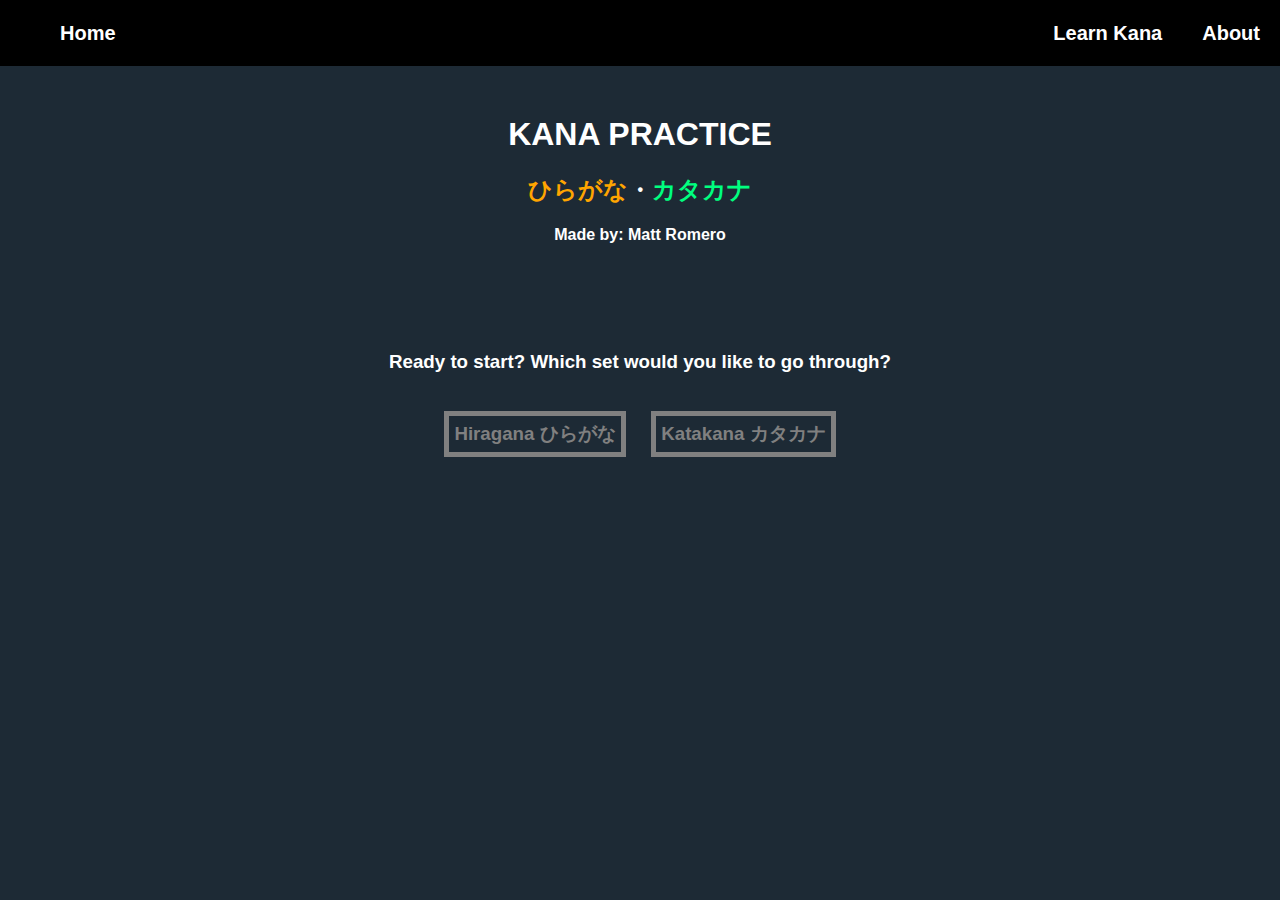
<file: index.html>
﻿<!DOCTYPE html>

<html lang="en" xmlns="http://www.w3.org/1999/xhtml">
<head>
    <title>Japanese Kana Test</title>
    <link href="CSS/main.css" rel="stylesheet" type="text/css" />
    <meta charset="utf-8">
    
</head>

<body>



    <header id="nav-wrapper">
        <nav class="header" id="nav">
            <div class="nav-left">
                <ul class="nav-content-left">
                    <li class="nav-item"><a href="index.html">Home</a></li>
                </ul>

            </div>


            <div class="nav-right">
                <ul class="nav-content-right">
                    <li class="nav-item"><a href="learn.html">Learn Kana</a></li>
                    <li class="nav-item"><a href="about.html">About</a></li>
                </ul>
            </div>
        </nav>
    </header>


    <section class="title">
        <!--
        <script>displayQuestion();</script>
        -->
        <div class="box-main">
            <h1>KANA PRACTICE</h1>
            <h2><span id="titleHiragana">ひらがな</span>・<span id="titleKatakana">カタカナ</span></h2>
            <p>Made by: Matt Romero</p>
        </div>
    </section>


    <div class="start-button" id="start-button-id">
        <h3>Ready to start? Which set would you like to go through?</h3>
        <div class="hiraganaList" id="quizChoice">
            <h3 onclick="displayHiraganaQuiz()" id="indexHiraganaButton">Hiragana ひらがな</h3>
            <span class="choiceSpan"></span>
            <h3 onclick="displayKatakanaQuiz()" id="indexKatakanaButton">Katakana  カタカナ</h3>

        </div>
        <div class="katakanaList" id="katakanaQuizList">
            <input id="selection" class="selection" type="button" value="Vowels" onclick="displayKatakanaVowel()" />
            <br />
            <input id="selection" type="button" value="K-Line" onclick="displayKatakanaK()" />
            <input id="selection" type="button" value="G-line" onclick="displayKatakanaG()" />
            <br />
            <input id="selection" type="button" value="S-Line" onclick="displayKatakanaS()" />

            <input id="selection" type="button" value="Z-Line" onclick="displayKatakanaZ()" />
            <br />
            <input id="selection" type="button" value="T-Line" onclick="displayKatakanaT()" />
            <input id="selection" type="button" value="D-Line" onclick="displayKatakanaD()" />
            <br />
            <input id="selection" type="button" value="N-Line" onclick="displayKatakanaN()" />
            <input id="selection" type="button" value="M-Line" onclick="displayKatakanaM()" />
            <br />

            <input id="selection" type="button" value="H-Line" onclick="displayKatakanaH()" />
            <input id="selection" type="button" value="B-Line" onclick="displayKatakanaB()" />
            <br />

            <input id="selection" type="button" value="P-Line" onclick="displayKatakanaP()" />
            <input id="selection" type="button" value="Y-Line" onclick="displayKatakanaY()" />
            <br />
            <input id="selection" type="button" value="R-Line" onclick="displayKatakanaR()" />
            <input id="selection" type="button" value="W-Line" onclick="displayKatakanaW()" />
            <br />
            <input id="selection" type="button" value="Nasal-Line" onclick="displayKatakanaNasal()" />

        </div>
        <div id="quizList">
            <input id="selection" type="button" value="Vowels" onclick="displayQuestionVowel()" />
            <br />
            <input id="selection" type="button" value="K-Line" onclick="displayQuestionK()" />
            <input id="selection" type="button" value="G-line" onclick="displayQuestionG()" />
            <br />
            <input id="selection" type="button" value="S-Line" onclick="displayQuestionS()" />

            <input id="selection" type="button" value="Z-Line" onclick="displayQuestionZ()" />
            <br />
            <input id="selection" type="button" value="T-Line" onclick="displayQuestionT()" />
            <input id="selection" type="button" value="D-Line" onclick="displayQuestionD()" />
            <br />
            <input id="selection" type="button" value="N-Line" onclick="displayQuestionN()" />
            <input id="selection" type="button" value="M-Line" onclick="displayQuestionM()" />
            <br />

            <input id="selection" type="button" value="H-Line" onclick="displayQuestionH()" />
            <input id="selection" type="button" value="B-Line" onclick="displayQuestionB()" />
            <br />

            <input id="selection" type="button" value="P-Line" onclick="displayQuestionP()" />
            <input id="selection" type="button" value="Y-Line" onclick="displayQuestionY()" />
            <br />
            <input id="selection" type="button" value="R-Line" onclick="displayQuestionR()" />
            <input id="selection" type="button" value="W-Line" onclick="displayQuestionW()" />
            <br />
            <input id="selection" type="button" value="Nasal-Line" onclick="displayQuestionNasal()" />
        </div>

    </div>

    <!-- Asks question-->
    <div class="question">
        <p id="question"></p>
    </div>



    <div id="answer-form">
        <form id="form1">
            <label for="answer-box">What is this kana?</label><br>
            <input type="text" autocomplete="off" id="answer" value=""><br><br>
            <input class="quizButtons" type="button" value="Submit" onclick="displayResult()" />
        </form>
    </div>



    <!-- Results block-->
    <div id="results">
        <form id="continue">
            <p id="result"></p>
            <p id="test"></p>
            <input class="quizButtons" type="button" value="Continue" onclick="displayQuestion()" />
        </form>
    </div>

   





    <!--<script type="text/javascript" src="Javascript/scripts.js"></script> -->
    <script type="text/javascript" src="Javascript/testScript.js"></script>
    <script type="text/javascript" src="Javascript/testScript.js"></script>
</body>
</html>
</file>
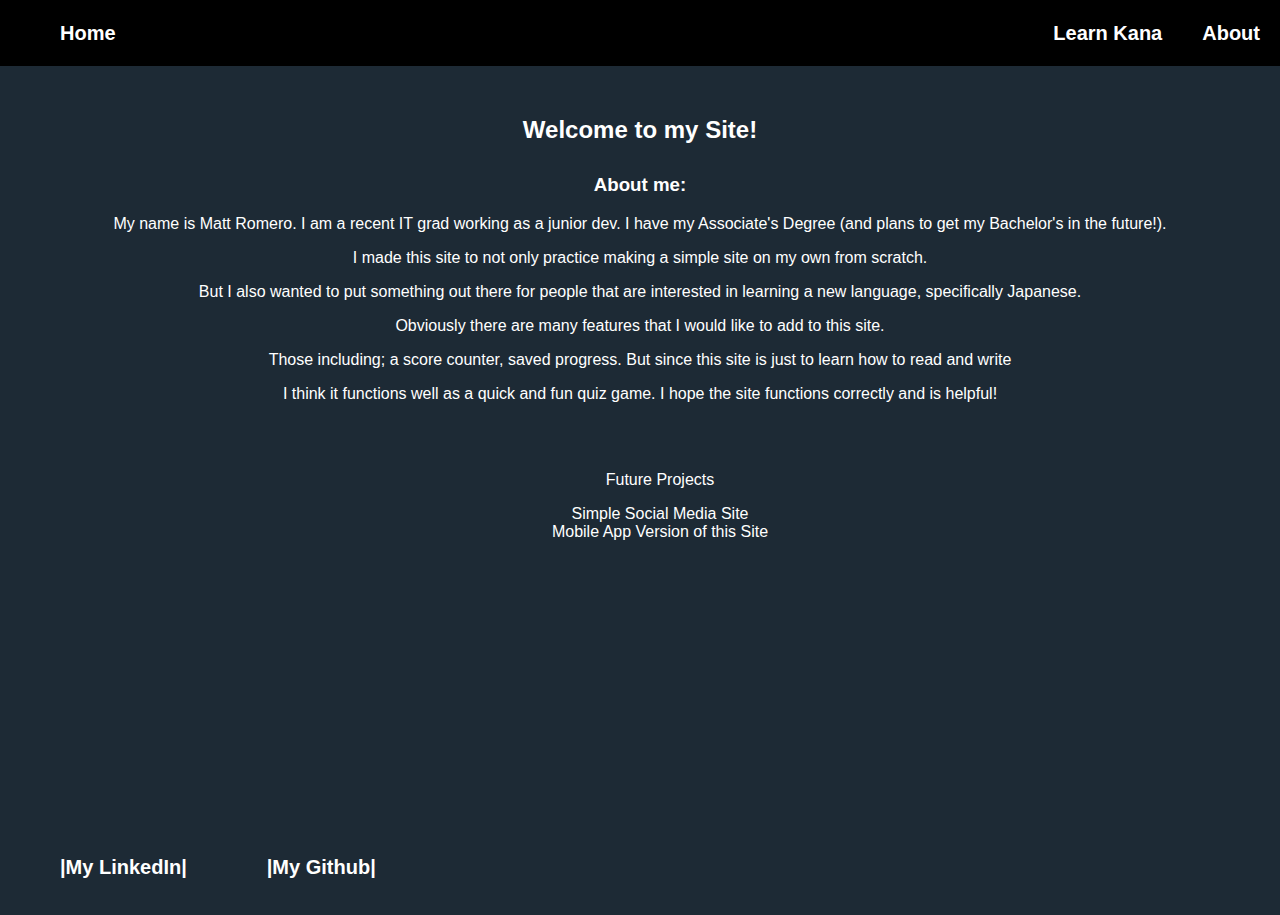
<file: about.html>
﻿<!DOCTYPE html>

<html lang="en" xmlns="http://www.w3.org/1999/xhtml">
<head>
    <title>Japanese Kana Test</title>
    <link href="CSS/main.css" rel="stylesheet" type="text/css" />
    <meta charset="utf-8">
    
</head>

<body>



<header id="nav-wrapper">
    <nav class="header" id="nav">
      <div class="nav-left">
       <ul class="nav-content-left">
        <li class="nav-item"><a href="index.html">Home</a></li>
       </ul>            
      
      </div>


      <div class="nav-right">
      <ul class="nav-content-right">
        <li class="nav-item"><a href="learn.html">Learn Kana</a></li>
        <li class="nav-item"><a href="about.html">About</a></li>
      </ul>
      </div>
    </nav>
 </header>


<section class="title">
    <!--
    <script>displayQuestion();</script>

    <div class="box-main">
        <h1>KANA PRACTICE</h1>
        <h2>ひらがな・カタカナ</h2>
        <p>Made by: Matt Romero</p>
    </div>
        -->
</section>


    <div id="learn-content">
        <h2 class="aboutTitle">Welcome to my Site!</h2>
        <div id="learn-paragraph">
            

            <div id="aboutBlockLeft">
                <h3>About me:</h3>
                <section>
                    <p>My name is Matt Romero. I am a recent IT grad working as a junior dev. I have my Associate's Degree &#40and plans to get my Bachelor&#39s in the future!&#41.</p>
                    <p>I made this site to not only practice making a simple site on my own from scratch.</p>
                    <p>But I also wanted to put something out there for people that are interested in learning a new language, specifically Japanese.</p>
                    <p>Obviously there are many features that I would like to add to this site.</p>
                    <p>Those including; a score counter, saved progress. But since this site is just to learn how to read and write </p>
                    <p>I think it functions well as a quick and fun quiz game. I hope the site functions correctly and is helpful!</p>
                </section>
                    

                    <br />
                    <br />
                    
                    <span>
                        
                        <ul id="projectList">
                            <p>Future Projects</p>
                            <li>Simple Social Media Site</li>
                            <li>Mobile App Version of this Site </li>
                        </ul>
                    </span>

            </div>

           
            <br>
            <br>
            

        </div>
    </div>

    



    <!--<script type="text/javascript" src="Javascript/scripts.js"></script> -->
    <script type="text/javascript" src="Javascript/testScript.js"></script>
    <script type="text/javascript" src="Javascript/testScript.js"></script>
</body>
<footer>

    
    <nav class="pinButton1" id="nav">
        
        <div id="footer-left" class="nav-left">            
            <ul class="nav-content-left">               
                <li class="nav-item"><a href="https://www.linkedin.com/in/matthew-romero-189b25171?lipi=urn%3Ali%3Apage%3Ad_flagship3_profile_view_base_contact_details%3BM3CopnSJRPWHkQS8Rbj2Dw%3D%3D">|My LinkedIn|</a></li>
            </ul>

        </div>


        <div id="footer-right" class="nav-right">
            <ul class="nav-content-right">
                <li class="nav-item"><a href="https://github.com/Matt-Romero">|My Github|</a></li>
                
            </ul>
        </div>
    </nav>
</footer>
</html>
</file>
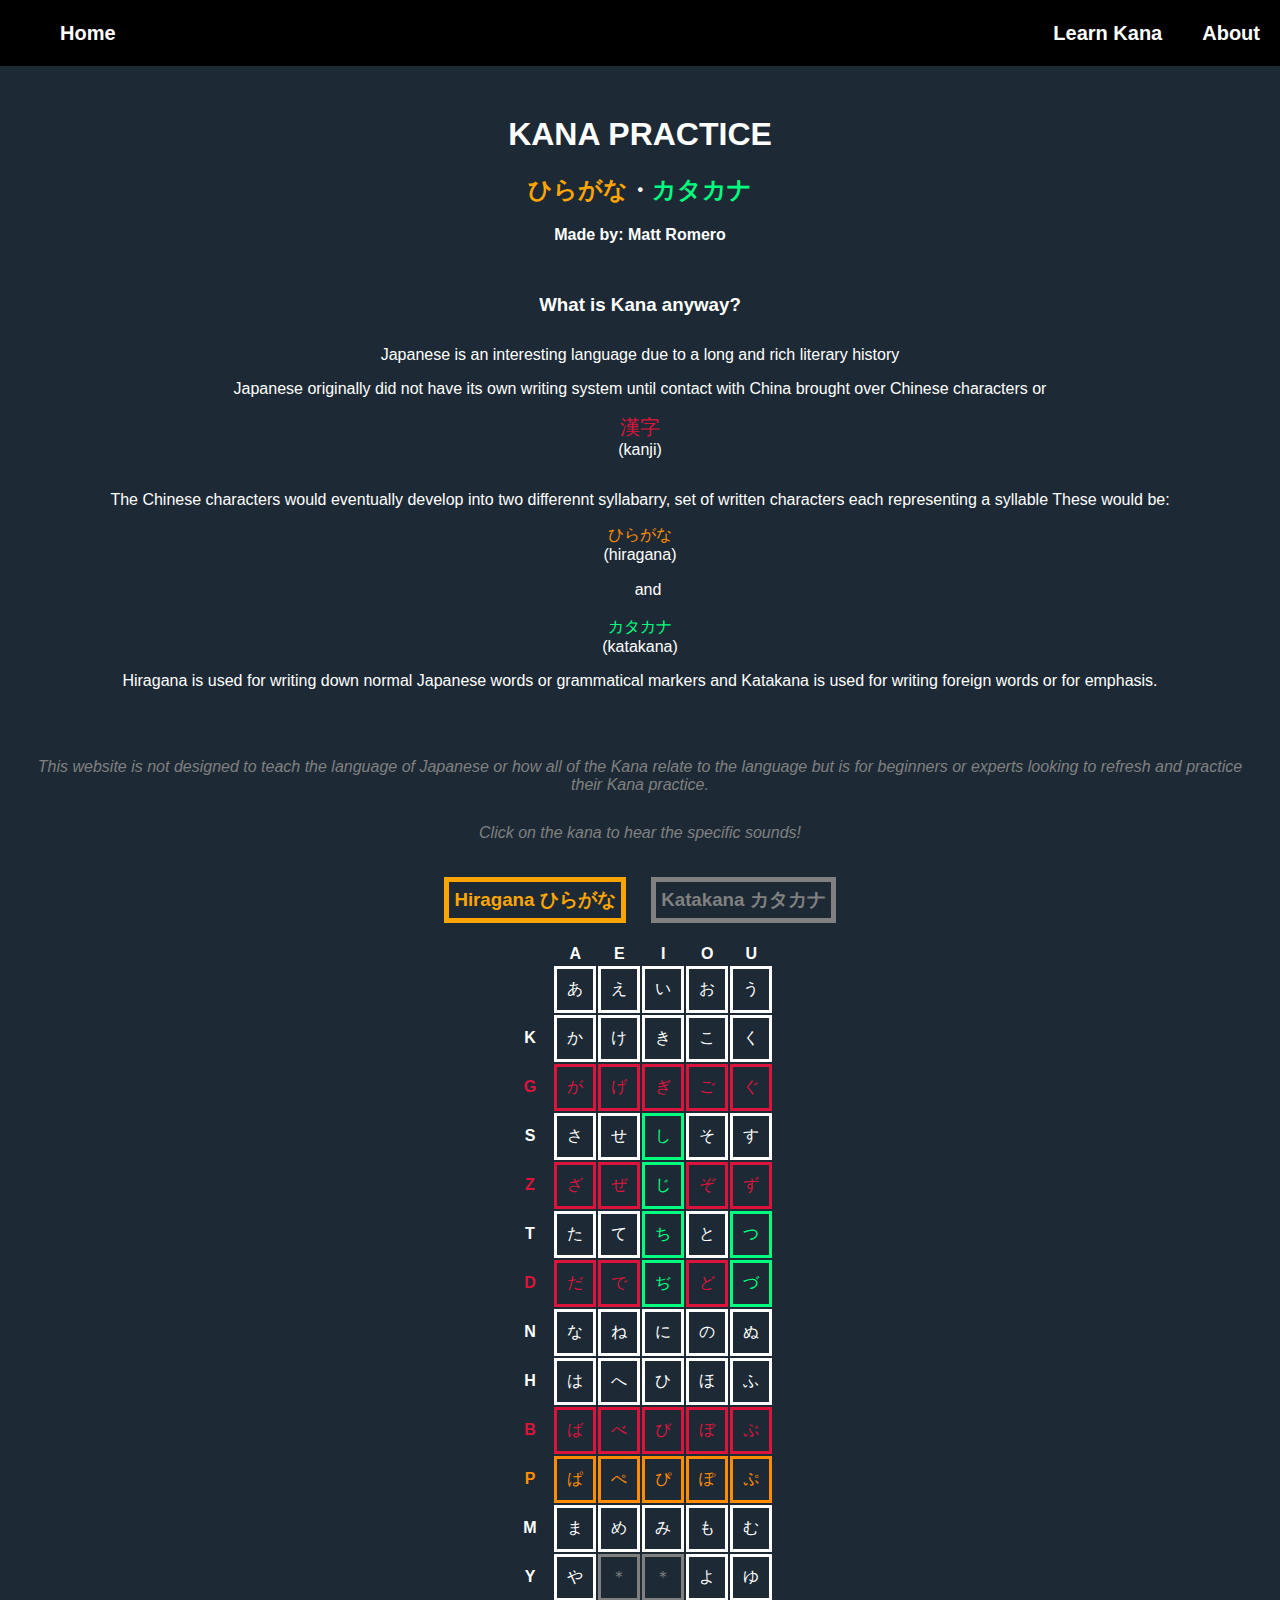
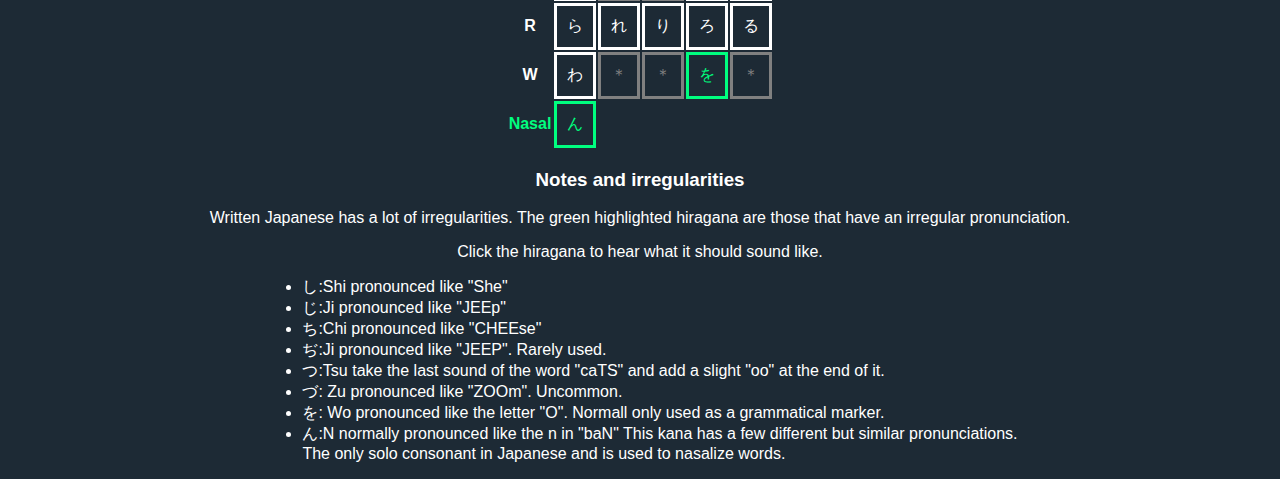
<file: learn.html>
﻿<!DOCTYPE html>

<html lang="en" xmlns="http://www.w3.org/1999/xhtml">
<head>
    <title>Japanese Kana Test</title>
    <link href="CSS/main.css" rel="stylesheet" type="text/css" />
    <meta charset="utf-8">

</head>

<body>
    <header id="nav-wrapper">
        <nav class="header" id="nav">
            <div class="nav-left">
                <ul class="nav-content-left">
                    <li class="nav-item"><a href="index.html">Home</a></li>
                </ul>

            </div>


            <div class="nav-right">
                <ul class="nav-content-right">
                    <li class="nav-item"><a href="learn.html">Learn Kana</a></li>
                    <li class="nav-item"><a href="about.html">About</a></li>

                </ul>
            </div>
        </nav>
    </header>


    <section class="title">
        <!--
        <script>displayQuestion();</script>
        -->
        <div class="box-main">
            <h1>KANA PRACTICE</h1>
            <h2><span id="titleHiragana">ひらがな</span>・<span id="titleKatakana">カタカナ</span></h2>
            <p>Made by: Matt Romero</p>
        </div>
    </section>

    <div id="learn-content">
        <h3>What is Kana anyway?</h3>
        <div id="learn-paragraph">
            <p>Japanese is an interesting language due to a long and rich literary history</p>
            <p>
                Japanese originally did not have its own writing system until contact with China brought over Chinese characters or
                <div class="kanji">漢字</div><br>(kanji)
            <p>

            <p>The Chinese characters would eventually develop into two differennt syllabarry, set of written characters each representing a syllable These would be:</p>

            <div class="hiragana">ひらがな</div>(hiragana)<br>
            <p>　and</p>
            <div class="katakana">カタカナ</div>(katakana)<br>

            <p> Hiragana is used for writing down normal Japanese words or grammatical markers and Katakana is used for writing foreign words or for emphasis.</p>
            <br>
            <br>
            <p id="notification">This website is not designed to teach the language of Japanese or how all of the Kana relate to the language but is for beginners or experts looking to refresh and practice their Kana practice.</p>

        </div>
    </div>
    <p id="notification">Click on the kana to hear the specific sounds!</p>
    <div id="tableSwitch">
        <h3 onclick = "hiraganaSwitch()" id="hiraganaButton">Hiragana ひらがな</h3>
        <span class = "choiceSpan"></span>
        <h3 onclick = "katakanaSwitch()" id="katakanaButton">Katakana  カタカナ</h3>
    </div>
    
    
    <div id="hiragana_table">

        <table>
            <tr id="tableHead">
                <th></th>
                <th>A</th>
                <th>E</th>
                <th>I</th>
                <th>O</th>
                <th>U</th>
            </tr>
            <tr>
                <th></th>
                <td onclick="playA()">あ</td>
                <td onclick="playE()">え</td>
                <td onclick="playI()">い</td>
                <td onclick="playO()">お</td>
                <td onclick="playU()">う</td>
            </tr>

            <tr id="kRow">

                <th>K</th>
                <td onclick="playKa()">か</td>
                <td onclick="playKe()">け</td>
                <td onclick="playKi()">き</td>
                <td onclick="playKo()">こ</td>
                <td onclick="playKu()">く</td>
            </tr>

            <tr class="dakuten" id="gRow">

                <th>G</th>
                <td onclick="playGa()">が</td>
                <td onclick="playGe()">げ</td>
                <td onclick="playGi()">ぎ</td>
                <td onclick="playGo()">ご</td>
                <td onclick="playGu()">ぐ</td>
            </tr>

            <tr id="sRow">

                <th>S</th>
                <td onclick="playSa()">さ</td>
                <td onclick="playSe()">せ</td>
                <td onclick="playShi()" class="irregular" id="shi">し</td>
                <td onclick="playSo()">そ</td>
                <td onclick="playSu()">す</td>
            </tr>

            <tr class="dakuten" id="zRow">

                <th>Z</th>
                <td onclick="playZa()">ざ</td>
                <td onclick="playZe()">ぜ</td>
                <td onclick="playJi()" class="irregular" id="ji">じ</td>
                <td onclick="playZo()">ぞ</td>
                <td onclick="playZu()">ず</td>
            </tr>

            <tr id="tRow">

                <th>T</th>
                <td onclick="playTa()">た</td>
                <td onclick="playTe()">て</td>
                <td onclick="playChi()" class="irregular" id="chi">ち</td>
                <td onclick="playTo()">と</td>
                <td onclick="playTsu()" class="irregular" id="tsu">つ</td>
            </tr>

            <tr class="dakuten" id="dRow">

                <th>D</th>
                <td onclick="playDa()">だ</td>
                <td onclick="playDe()">で</td>
                <td onclick="playJi()" class="irregular" id="di">ぢ</td>
                <td onclick="playDo()">ど</td>
                <td onclick="playZu()" class="irregular" id="du">づ</td>
            </tr>

            <tr id="nRow">

                <th>N</th>
                <td onclick="playNa()">な</td>
                <td onclick="playNe()">ね</td>
                <td onclick="playNi()">に</td>
                <td onclick="playNo()">の</td>
                <td onclick="playNu()">ぬ</td>

            </tr>

            <tr id="hRow">

                <th>H</th>
                <td onclick="playHa()">は</td>
                <td onclick="playHe()">へ</td>
                <td onclick="playHi()">ひ</td>
                <td onclick="playHo()">ほ</td>
                <td onclick="playFu()">ふ</td>
            </tr>

            <tr class="dakuten" id="bRow">

                <th>B</th>
                <td onclick="playBa()">ば</td>
                <td onclick="playBe()">べ</td>
                <td onclick="playBi()">び</td>
                <td onclick="playBo()">ぼ</td>
                <td onclick="playBu()">ぶ</td>
            </tr>

            <tr class="handakuten" id="pRow">

                <th>P</th>
                <td onclick="playPa()">ぱ</td>
                <td onclick="playPe()">ぺ</td>
                <td onclick="playPi()">ぴ</td>
                <td onclick="playPo()">ぽ</td>
                <td onclick="playPu()">ぷ</td>
            </tr>

            <tr id="mRow">

                <th>M</th>
                <td onclick="playMa()">ま</td>
                <td onclick="playMe()">め</td>
                <td onclick="playMi()">み</td>
                <td onclick="playMo()">も</td>
                <td onclick="playMu()">む</td>
            </tr>

            <tr id="yRow">

                <th>Y</th>
                <td onclick="playYa()">や</td>
                <td class="emptyCell">＊</td>
                <td class="emptyCell">＊</td>
                <td onclick="playYo()">よ</td>
                <td onclick="playYu()">ゆ</td>
            </tr>

            <tr id="rRow">

                <th>R</th>
                <td onclick="playRa()">ら</td>
                <td onclick="playRe()">れ</td>
                <td onclick="playRi()">り</td>
                <td onclick="playRo()">ろ</td>
                <td onclick="playRu()">る</td>
            </tr>

            <tr id="wRow">

                <th>W</th>
                <td onclick="playWa()">わ</td>
                <td class="emptyCell">＊</td>
                <td class="emptyCell">＊</td>
                <td onclick="playWo()" class="irregular" id="wo">を</td>
                <td class="emptyCell">＊</td>
            </tr>

            <tr id="nasalRow">
                <th>Nasal</th>
                <td onclick="playN()" class="irregular" id="nasal">ん</td>
            </tr>

        </table>
    </div>
    <div id="katakana_table">

        <table>
            <tr id="tableHead">
                <th></th>
                <th>A</th>
                <th>E</th>
                <th>I</th>
                <th>O</th>
                <th>U</th>
            </tr>
            <tr>
                <th></th>
                <td onclick="playA()">ア</td>
                <td onclick="playE()">エ</td>
                <td onclick="playI()">イ</td>
                <td onclick="playO()">オ</td>
                <td onclick="playU()">ウ</td>
            </tr>

            <tr id="kRow">

                <th>K</th>
                <td onclick="playKa()">カ</td>
                <td onclick="playKe()">ケ</td>
                <td onclick="playKi()">キ</td>
                <td onclick="playKo()">コ</td>
                <td onclick="playKu()">ク</td>
            </tr>

            <tr class="dakuten" id="gRow">

                <th>G</th>
                <td onclick="playGa()">ガ</td>
                <td onclick="playGe()">ゲ</td>
                <td onclick="playGi()">ギ</td>
                <td onclick="playGo()">ゴ</td>
                <td onclick="playGu()">グ</td>
            </tr>

            <tr id="sRow">

                <th>S</th>
                <td onclick="playSa()">サ</td>
                <td onclick="playSe()">セ</td>
                <td onclick="playShi()" class="irregular" id="shi">シ</td>
                <td onclick="playSo()">ソ</td>
                <td onclick="playSu()">ス</td>
            </tr>

            <tr class="dakuten" id="zRow">

                <th>Z</th>
                <td onclick="playZa()">ザ</td>
                <td onclick="playZe()">ゼ</td>
                <td onclick="playJi()" class="irregular" id="ji">ジ</td>
                <td onclick="playZo()">ゾ</td>
                <td onclick="playZu()">ズ</td>
            </tr>

            <tr id="tRow">

                <th>T</th>
                <td onclick="playTa()">タ</td>
                <td onclick="playTe()">テ</td>
                <td onclick="playChi()" class="irregular" id="chi">チ</td>
                <td onclick="playTo()">ト</td>
                <td onclick="playTsu()" class="irregular" id="tsu">ツ</td>
            </tr>

            <tr class="dakuten" id="dRow">

                <th>D</th>
                <td onclick="playDa()">ダ</td>
                <td onclick="playDe()">デ</td>
                <td onclick="playJi()" class="irregular" id="di">ジ</td>
                <td onclick="playDo()">ド</td>
                <td onclick="playZu()" class="irregular" id="du">ヅ</td>
            </tr>

            <tr id="nRow">

                <th>N</th>
                <td onclick="playNa()">ナ</td>
                <td onclick="playNe()">ネ</td>
                <td onclick="playNi()">ニ</td>
                <td onclick="playNo()">ノ</td>
                <td onclick="playNu()">ヌ</td>

            </tr>

            <tr id="hRow">

                <th>H</th>
                <td onclick="playHa()">ハ</td>
                <td onclick="playHe()">ヘ</td>
                <td onclick="playHi()">ヒ</td>
                <td onclick="playHo()">ホ</td>
                <td onclick="playFu()">フ</td>
            </tr>

            <tr class="dakuten" id="bRow">

                <th>B</th>
                <td onclick="playBa()">バ</td>
                <td onclick="playBe()">ベ</td>
                <td onclick="playBi()">ビ</td>
                <td onclick="playBo()">ボ</td>
                <td onclick="playBu()">ブ</td>
            </tr>

            <tr class="handakuten" id="pRow">

                <th>P</th>
                <td onclick="playPa()">パ</td>
                <td onclick="playPe()">ペ</td>
                <td onclick="playPi()">ピ</td>
                <td onclick="playPo()">ポ</td>
                <td onclick="playPu()">プ</td>
            </tr>

            <tr id="mRow">

                <th>M</th>
                <td onclick="playMa()">マ</td>
                <td onclick="playMe()">メ</td>
                <td onclick="playMi()">ミ</td>
                <td onclick="playMo()">モ</td>
                <td onclick="playMu()">ム</td>
            </tr>

            <tr id="yRow">

                <th>Y</th>
                <td onclick="playYa()">ヤ</td>
                <td class="emptyCell">＊</td>
                <td class="emptyCell">＊</td>
                <td onclick="playYo()">ヨ</td>
                <td onclick="playYu()">ユ</td>
            </tr>

            <tr id="rRow">

                <th>R</th>
                <td onclick="playRa()">ラ</td>
                <td onclick="playRe()">レ</td>
                <td onclick="playRi()">リ</td>
                <td onclick="playRo()">ロ</td>
                <td onclick="playRu()">ル</td>
            </tr>

            <tr id="wRow">

                <th>W</th>
                <td onclick="playWa()">ワ</td>
                <td class="emptyCell">＊</td>
                <td class="emptyCell">＊</td>
                <td onclick="playWo()" class="irregular" id="wo">ヲ</td>
                <td class="emptyCell">＊</td>
            </tr>

            <tr id="nasalRow">
                <th>Nasal</th>
                <td onclick="playN()" class="irregular" id="nasal">ン</td>
            </tr>

        </table>
    </div>

    <div id="legend">

        <h3>Notes and irregularities</h3>
        <p>Written Japanese has a lot of irregularities. The green highlighted hiragana are those that have an irregular pronunciation.</p>
        <p>Click the hiragana to hear what it should sound like.</p>
        <ul id="listIrregular">
            <li>し:Shi pronounced like "She"</li>
            <li>じ:Ji pronounced like "JEEp"</li>
            <li>ち:Chi pronounced like "CHEEse"</li>
            <li>ぢ:Ji pronounced like "JEEP". Rarely used.</li>
            <li>つ:Tsu take the last sound of the word "caTS" and add a slight "oo" at the end of it.</li>
            <li>づ: Zu pronounced like "ZOOm". Uncommon.</li>
            <li>を: Wo pronounced like the letter "O". Normall only used as a grammatical marker.</li>
            <li>ん:N normally pronounced like the n in  "baN" This kana has a few different but similar pronunciations.<br> The only solo consonant in Japanese and is used to nasalize words.</li>
        </ul>
    </div>



    <!--<script type="text/javascript" src="Javascript/scripts.js"></script> -->
    <script type="text/javascript" src="Javascript/testScript.js"></script>
    <script type="text/javascript" src="Javascript/audioPlayer.js"></script>
</body>
</html>
</file>
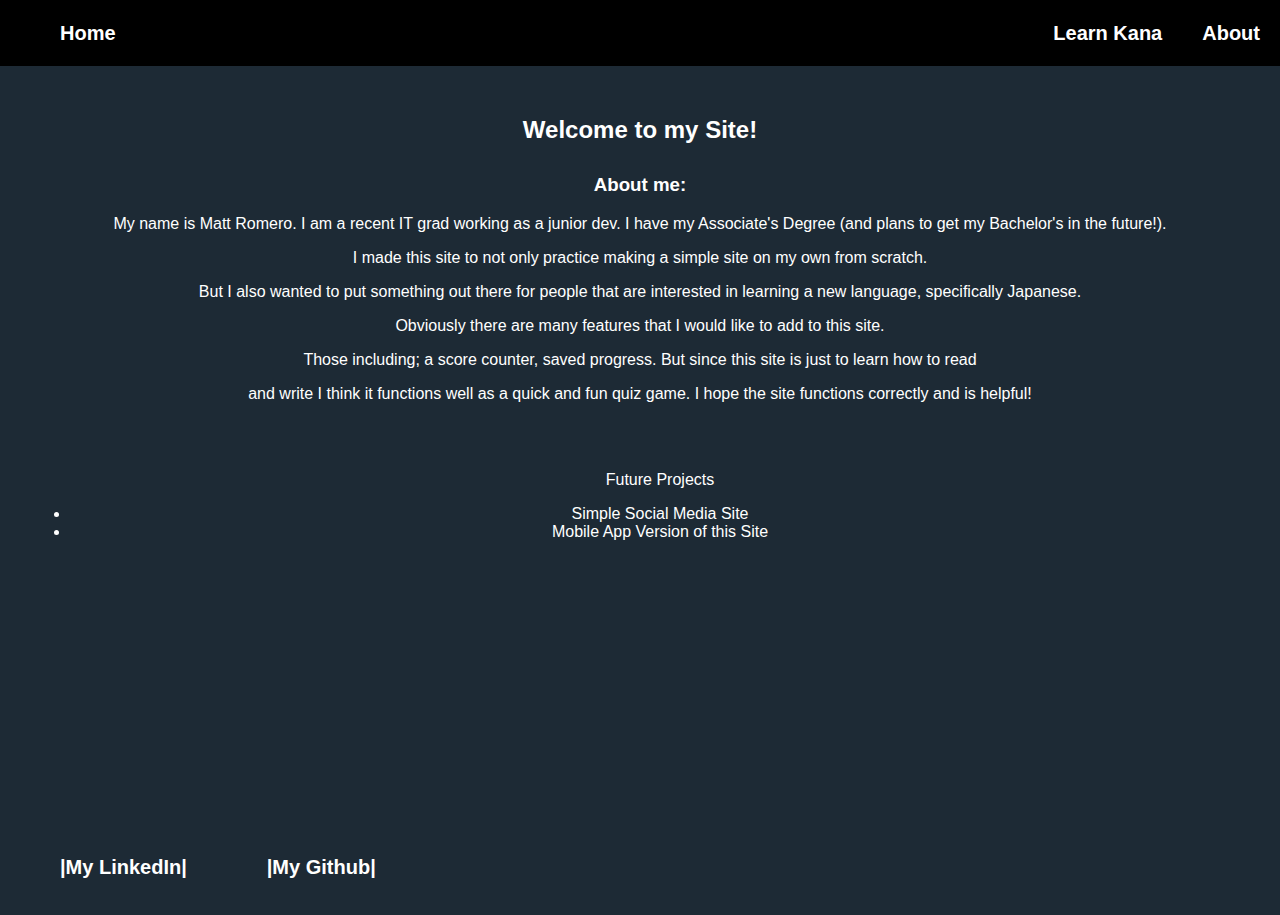
<file: Solution1/about.html>
﻿<!DOCTYPE html>

<html lang="en" xmlns="http://www.w3.org/1999/xhtml">
<head>
    <title>Japanese Kana Test</title>
    <link href="CSS/main.css" rel="stylesheet" type="text/css" />
    <meta charset="utf-8">
    
</head>

<body>



<header id="nav-wrapper">
    <nav class="header" id="nav">
      <div class="nav-left">
       <ul class="nav-content-left">
        <li class="nav-item"><a href="index.html">Home</a></li>
       </ul>            
      
      </div>


      <div class="nav-right">
      <ul class="nav-content-right">
        <li class="nav-item"><a href="learn.html">Learn Kana</a></li>
        <li class="nav-item"><a href="about.html">About</a></li>
      </ul>
      </div>
    </nav>
 </header>


<section class="title">
    <!--
    <script>displayQuestion();</script>

    <div class="box-main">
        <h1>KANA PRACTICE</h1>
        <h2>ひらがな・カタカナ</h2>
        <p>Made by: Matt Romero</p>
    </div>
        -->
</section>


    <div id="learn-content">
        <h2 class="aboutTitle">Welcome to my Site!</h2>
        <div id="learn-paragraph">
            

            <div id="aboutBlockLeft">
                <h3>About me:</h3>
                    <p>My name is Matt Romero. I am a recent IT grad working as a junior dev. I have my Associate's Degree &#40and plans to get my Bachelor&#39s in the future!&#41.</p>
                    <p>I made this site to not only practice making a simple site on my own from scratch.</p>
                    <p>But I also wanted to put something out there for people that are interested in learning a new language, specifically Japanese.</p>
                    <p>Obviously there are many features that I would like to add to this site.</p>
                    <p>Those including; a score counter, saved progress. But since this site is just to learn how to read</p>
                    <p>and write I think it functions well as a quick and fun quiz game. I hope the site functions correctly and is helpful!</p>

                    <br />
                    <br />
                    
                    <span>
                        
                        <ul id="projectList">
                            <p>Future Projects</p>
                            <li>Simple Social Media Site</li>
                            <li>Mobile App Version of this Site </li>
                        </ul>
                    </span>

            </div>

           
            <br>
            <br>
            

        </div>
    </div>

    



    <!--<script type="text/javascript" src="Javascript/scripts.js"></script> -->
    <script type="text/javascript" src="Javascript/testScript.js"></script>
    <script type="text/javascript" src="Javascript/testScript.js"></script>
</body>
<footer>

    
    <nav class="pinButton1" id="nav">
        
        <div id="footer-left" class="nav-left">            
            <ul class="nav-content-left">               
                <li class="nav-item"><a href="https://www.linkedin.com/in/matthew-romero-189b25171?lipi=urn%3Ali%3Apage%3Ad_flagship3_profile_view_base_contact_details%3BM3CopnSJRPWHkQS8Rbj2Dw%3D%3D">|My LinkedIn|</a></li>
            </ul>

        </div>


        <div id="footer-right" class="nav-right">
            <ul class="nav-content-right">
                <li class="nav-item"><a href="https://github.com/Matt-Romero">|My Github|</a></li>
                
            </ul>
        </div>
    </nav>
</footer>
</html>
</file>
<file: CSS/main.css>
body {
  color: white;
  font-family: sans-serif;  
  background: #1d2a35;
  margin:0;
}

.aboutTitle {
    text-align:center;
}
#aboutBlockLeft {
    
}
#aboutLinks {
    list-style: none;
    text-decoration: none;
}
#links {
    background:black;
    color:white;
}
#linkedin {
    list-style-image: url('https://th.bing.com/th/id/R.248909efd0ba579bfa687e0b65362478?rik=fS%2btW%2fUIfp1a5w&riu=http%3a%2f%2ffindicons.com%2ffiles%2ficons%2f1982%2fsocial_me%2f60%2flinkedin.png&ehk=C6rw%2fg3rU1DLs5y9gPp3q7b7dVbtLBrp11xNU4MsCgw%3d&risl=&pid=ImgRaw&r=0');
}
#aboutLinks a {
    text-decoration:none;
    color: white;
}
td {
    border:solid;
}
.emptyCell{
    color:gray;
   
}
.box-main{
  align-items:center;

  color: white;
  text-align: center;
  font-weight: bold;
}
.question{
  align-items:center;
  color:white;
  text-align:center;
  font-weight:bold;
  padding-top: 5px;
}
.kana-question{
  align-items:center;
  color:white;
  text-align: center;
  font-weight: bold;
  padding-top: 100px;
}
#start-button-id{
  padding-top: 3%;
  align-items:center;
  color:white;
  text-align: center;
  font-weight: bold;
  
}
#start-button-id input {
   
    background-color: #1d2a35;
    margin: 5px;
    color:white;
    font-size: 18px;
    font-weight:bold;
    cursor:pointer;

}

#quizList {
}
#question{
  display: block;
  align-items:center;
  color:white;
  text-align: center;
  font-weight: bold;
  font-size: x-large;
}
#answer-form{
  display: none;
  align-items:center;
  color:white;
  text-align: center;
  font-weight: bold;
}
#results{
    display:none;
    align-items:center;
    color:white;
    text-align:center;
    font-weight:bold;
}
.title{
    margin:50px;
}

/* learn styling*/
#learn-content h3 {
    display:grid;
    text-align:center;

}
#learn-paragraph {
    text-align:center;
    margin: 30px;
    
}

.dakuten {
    color:crimson;
}
.handakuten {
    color:darkorange;
}
#nasalRow {
    color:springgreen;
}

.irregular {
    color:springgreen;
}

#legend h3,p {
    display:flex;
    justify-content:center;
    
}
#listIrregular {
    display:grid;
    justify-content:center;
}

/* character markings*/
.kanji{
    
    color:crimson;
    display:inline;
    font-size:20px;


}
.hiragana {
    color: darkorange;
}
.katakana{
    color:springgreen;
}

#notification{
    color:gray;
    font-style: italic;
}

/* navigation */
.pinButton1 {
    position: absolute;
    bottom: 0;
    transform: translatex(0%);
    background-color: #1d2a35;
    

}

.projectList {
    color:green;
    
}
#projectList {
    list-style:none;
    
}

    /* Seperates the two navigation blocks and fills between them */
.header{
    background-color:black;
}
#nav {

    display:flow-root;
    
    height:80px;
    padding-top:0px;
    margin-top:-14px;

}
/*keeps left navigation box to the left*/
.nav-content-left {
    display:flex;
    list-style-type:none;
    justify-content: left;
    flex-wrap: wrap;
    
    font-weight:bold;
    

}
.nav-left{
    float:left;
}
/*keeps right navigation box to the right */
.nav-right {
    float:right;
}
.nav-content-right {
    display:flex;
    list-style-type:none;
    justify-content: right;
    flex-wrap: wrap;
   
    font-weight:bold;
    
}
.nav-item {
    padding: 1em;
    
}
.nav-item a {
    text-decoration: none;
    color:white;
    
}

/* Adds highlight to nav links */
#nav li {
    font-size:20px;
}
#nav a:hover {
    
    color: orange;
}




/*button styling */

input[type=button]:hover {
    border-radius: 10px;
    
}

input[type=button] {
    border-radius: 5px;
    border-width: 0px;
    width: 8%;
    border-color: white;
    
    color: black;
    font-weight: normal;
    font-family:sans-serif;
}
input[type=text]{
  color:slategray;
  font-weight: 100; 
  
  

}

.quizButtons {
    background-color:orange;
}



/*Table styling learn.html*/

#hiragana_table{
    display: flex;
    justify-content:center;

}
#hiragana_table td{
    padding: 10px;
}
#katakana_table {
    display: none;
    justify-content: center;
}

#katakana_table td {
    padding: 10px;
 }


/*Table Switch*/
td{
    cursor: pointer;
}
#hiraganaButton {
    color: orange;
    border: solid 5px orange;
    padding: 5px;
    cursor: pointer;
}
#katakanaButton {
    color: gray;
    border: solid 5px gray;
    padding: 5px;
    cursor: pointer;
}
#katakanaButton:hover {
    color:springgreen;
    border-color:springgreen

}
#hiraganaButton:hover {
    color:orange;
    border-color:orange;
}
#tableSwitch {
    display:flex;
    justify-content: center;
}

#titleHiragana {
    color:orange;
}
#titleKatakana {
    color:springgreen;
}


/* Quiz Selection */

#indexHiraganaButton {
    color: gray;
    border: solid 5px gray;
    padding: 5px;
    cursor: pointer;
}
#indexKatakanaButton{
    color:gray;
    border: solid 5px gray;
    padding: 5px;
    cursor: pointer;
}
#quizChoice{
    display: flex;
    justify-content: center;
}
.choiceSpan {
    margin: 1%;
}

#indexHiraganaButton:hover{
    color:orange;
    border-color: orange;
}

#indexKatakanaButton:hover{
    color:springgreen;
    border-color: springgreen;
}

#katakanaQuizList{
    display:none;
    color:springgreen;
    border-color:springgreen;
}
#quizList{
    display:none;
}
</file>
<file: Solution1/CSS/main.css>
body {
  color: white;
  font-family: sans-serif;  
  background: #1d2a35;
  margin:0;
}

.aboutTitle {
    text-align:center;
}
#aboutBlockLeft {
    
}
#aboutLinks {
    list-style: none;
    text-decoration: none;
}
#links {
    background:black;
    color:white;
}
#linkedin {
    list-style-image: url('https://th.bing.com/th/id/R.248909efd0ba579bfa687e0b65362478?rik=fS%2btW%2fUIfp1a5w&riu=http%3a%2f%2ffindicons.com%2ffiles%2ficons%2f1982%2fsocial_me%2f60%2flinkedin.png&ehk=C6rw%2fg3rU1DLs5y9gPp3q7b7dVbtLBrp11xNU4MsCgw%3d&risl=&pid=ImgRaw&r=0');
}
#aboutLinks a {
    text-decoration:none;
    color: white;
}
td {
    border:solid;
}
.emptyCell{
    color:gray;
   
}
.box-main{
  align-items:center;

  color: white;
  text-align: center;
  font-weight: bold;
}
.question{
  align-items:center;
  color:white;
  text-align:center;
  font-weight:bold;
  padding-top: 5px;
}
.kana-question{
  align-items:center;
  color:white;
  text-align: center;
  font-weight: bold;
  padding-top: 100px;
}
#start-button-id{
  padding-top: 3%;
  align-items:center;
  color:white;
  text-align: center;
  font-weight: bold;
  
}
#start-button-id input {
   
    background-color: #1d2a35;
    margin: 5px;
    color:white;
    font-size: 18px;
    font-weight:bold;
    cursor:pointer;

}

#quizList {
}
#question{
  display: block;
  align-items:center;
  color:white;
  text-align: center;
  font-weight: bold;
  font-size: x-large;
}
#answer-form{
  display: none;
  align-items:center;
  color:white;
  text-align: center;
  font-weight: bold;
}
#results{
    display:none;
    align-items:center;
    color:white;
    text-align:center;
    font-weight:bold;
}
.title{
    margin:50px;
}

/* learn styling*/
#learn-content h3 {
    display:grid;
    text-align:center;

}
#learn-paragraph {
    text-align:center;
    margin: 30px;
    
}

.dakuten {
    color:crimson;
}
.handakuten {
    color:darkorange;
}
#nasalRow {
    color:springgreen;
}

.irregular {
    color:springgreen;
}

#legend h3,p {
    display:flex;
    justify-content:center;
    
}
#listIrregular {
    display:grid;
    justify-content:center;
}

/* character markings*/
.kanji{
    
    color:crimson;
    display:inline;
    font-size:20px;


}
.hiragana {
    color: darkorange;
}
.katakana{
    color:springgreen;
}

#notification{
    color:gray;
    font-style: italic;
}

/* navigation */
.pinButton1 {
    position: absolute;
    bottom: 0;
    transform: translatex(0%);
    background-color: #1d2a35;
    

}

.projectList {
    color:green;
}

    /* Seperates the two navigation blocks and fills between them */
.header{
    background-color:black;
}
#nav {

    display:flow-root;
    
    height:80px;
    padding-top:0px;
    margin-top:-14px;

}
/*keeps left navigation box to the left*/
.nav-content-left {
    display:flex;
    list-style-type:none;
    justify-content: left;
    flex-wrap: wrap;
    
    font-weight:bold;
    

}
.nav-left{
    float:left;
}
/*keeps right navigation box to the right */
.nav-right {
    float:right;
}
.nav-content-right {
    display:flex;
    list-style-type:none;
    justify-content: right;
    flex-wrap: wrap;
   
    font-weight:bold;
    
}
.nav-item {
    padding: 1em;
    
}
.nav-item a {
    text-decoration: none;
    color:white;
    
}

/* Adds highlight to nav links */
#nav li {
    font-size:20px;
}
#nav a:hover {
    
    color: orange;
}




/*button styling */

input[type=button]:hover {
    border-radius: 10px;
    
}

input[type=button] {
    border-radius: 5px;
    border-width: 0px;
    width: 8%;
    border-color: white;
    
    color: black;
    font-weight: normal;
    font-family:sans-serif;
}
input[type=text]{
  color:slategray;
  font-weight: 100; 
  
  

}

.quizButtons {
    background-color:orange;
}



/*Table styling learn.html*/

#hiragana_table{
    display: flex;
    justify-content:center;

}
#hiragana_table td{
    padding: 10px;
}
#katakana_table {
    display: none;
    justify-content: center;
}

#katakana_table td {
    padding: 10px;
 }


/*Table Switch*/
td{
    cursor: pointer;
}
#hiraganaButton {
    color: orange;
    border: solid 5px orange;
    padding: 5px;
    cursor: pointer;
}
#katakanaButton {
    color: gray;
    border: solid 5px gray;
    padding: 5px;
    cursor: pointer;
}
#katakanaButton:hover {
    color:springgreen;
    border-color:springgreen

}
#hiraganaButton:hover {
    color:orange;
    border-color:orange;
}
#tableSwitch {
    display:flex;
    justify-content: center;
}

#titleHiragana {
    color:orange;
}
#titleKatakana {
    color:springgreen;
}


/* Quiz Selection */

#indexHiraganaButton {
    color: gray;
    border: solid 5px gray;
    padding: 5px;
    cursor: pointer;
}
#indexKatakanaButton{
    color:gray;
    border: solid 5px gray;
    padding: 5px;
    cursor: pointer;
}
#quizChoice{
    display: flex;
    justify-content: center;
}
.choiceSpan {
    margin: 1%;
}

#indexHiraganaButton:hover{
    color:orange;
    border-color: orange;
}

#indexKatakanaButton:hover{
    color:springgreen;
    border-color: springgreen;
}

#katakanaQuizList{
    display:none;
    color:springgreen;
    border-color:springgreen;
}
#quizList{
    display:none;
}
</file>
